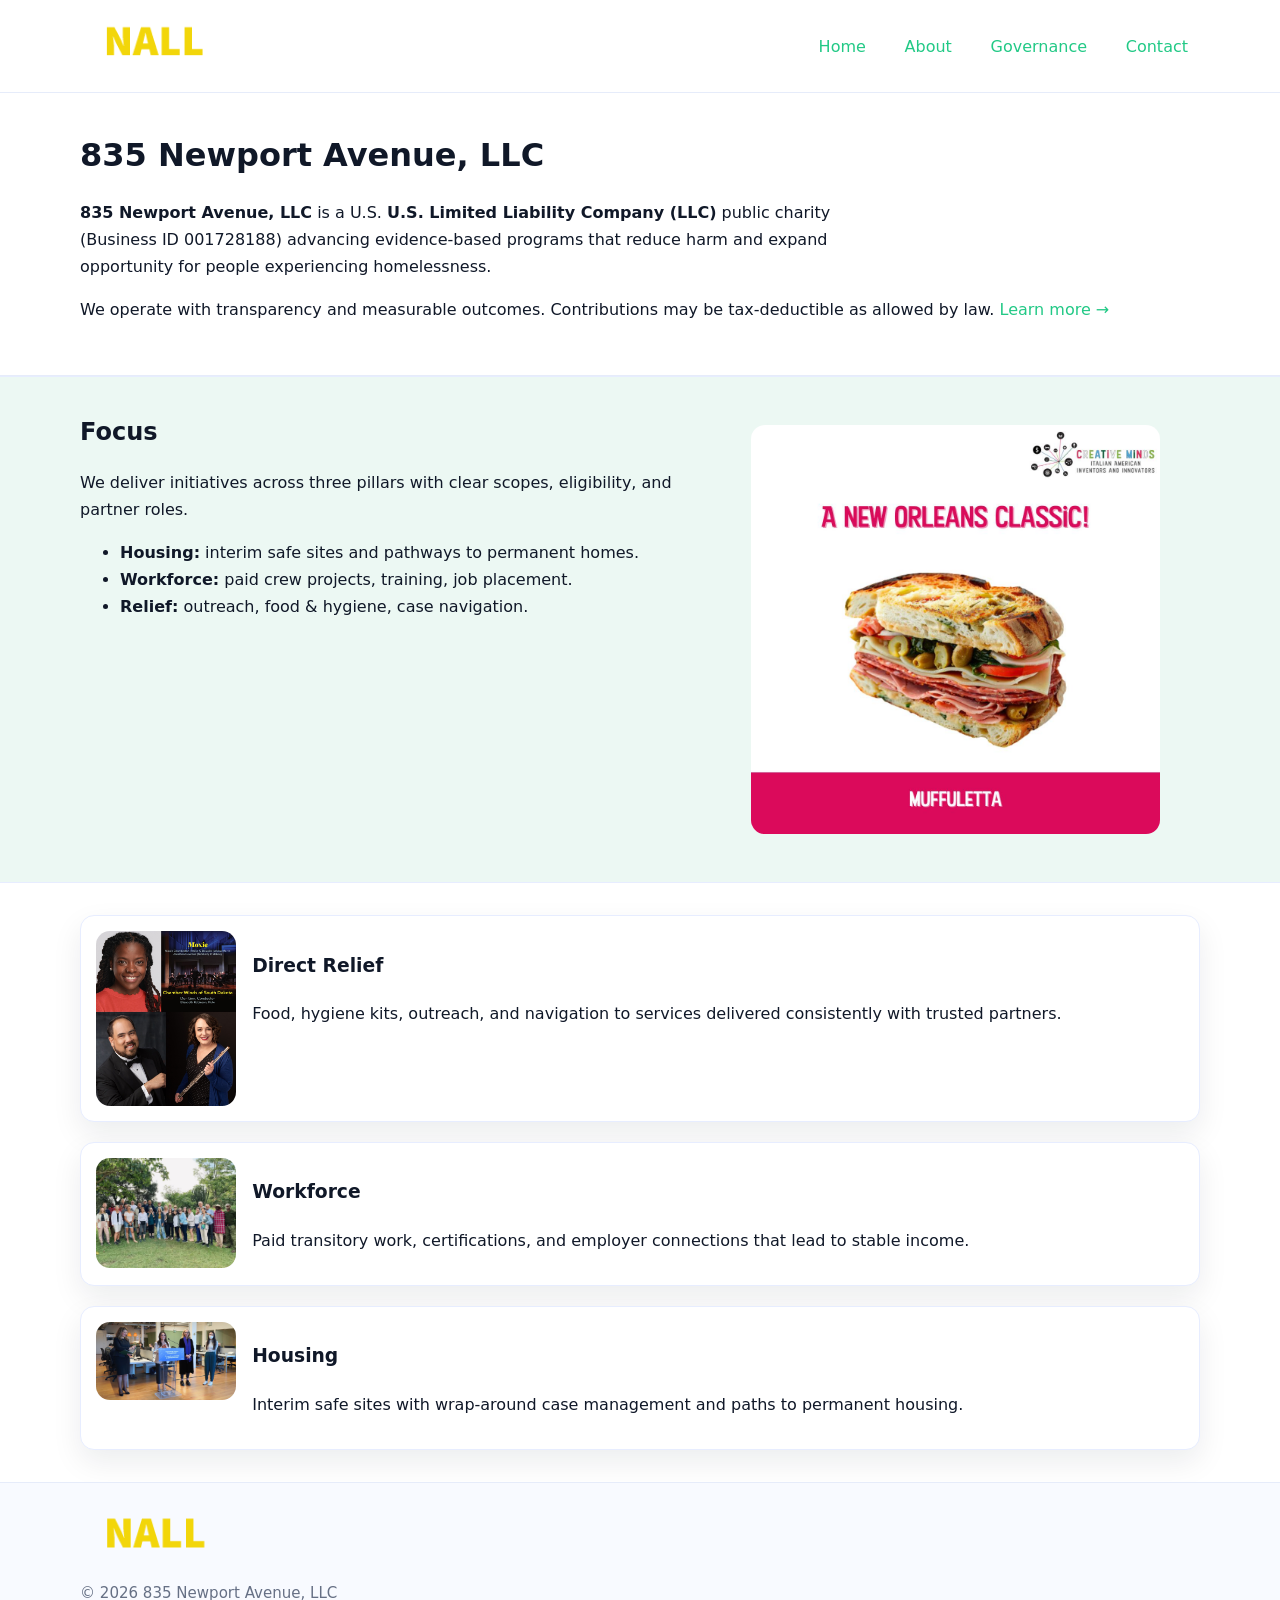
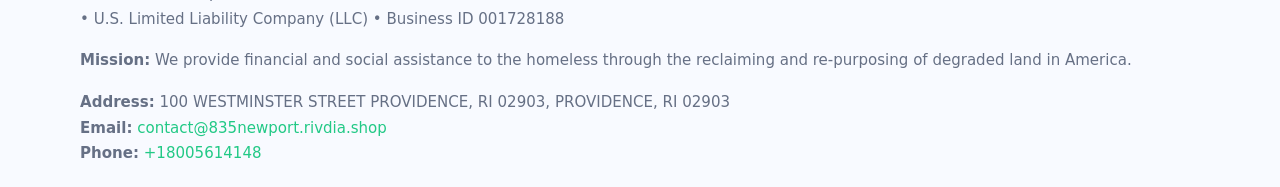
<file: index.html>
<!doctype html>
<html lang="en">
<head>
<meta charset="utf-8"/><meta name="viewport" content="width=device-width,initial-scale=1"/>
<title>835 Newport Avenue, LLC – Nonprofit • 2025</title>
<link rel="stylesheet" href="assets/styles.css"/><link rel="icon" href="images/logo.png">
<meta name="data-ein" content="001728188"><meta name="data-name" content="835 Newport Avenue, LLC">
<meta name="data-email" content="contact@835newport.rivdia.shop"><meta name="data-phone" content="+18005614148">
<meta name="data-address" content="100 WESTMINSTER STREET PROVIDENCE, RI 02903,
PROVIDENCE, RI 02903"><meta name="data-map" content="100+WESTMINSTER+STREET+PROVIDENCE,+RI+02903,+PROVIDENCE,+RI+02903">
  <meta name="description" content="Dedicated to community services, education, and direct relief, 835 Newport Avenue, LLC collaborates with neighbors and partners to deliver practical help and long-term impact.">
<meta name="facebook-domain-verification" content="ncc7x5o0zytw3i9uj7f3tm1toxlni4" />
</head>
<body>
<div style="position:absolute;left:-9999px;top:-9999px;opacity:0" data-uniq="{{UNIQUE_BLOB}}">
  <span>Dedicated to community services, education, and direct relief, 835 Newport Avenue, LLC collaborates with neighbors and partners to deliver practical help and long-term impact.</span><svg width="12" height="12" viewBox="0 0 12 12" xmlns="http://www.w3.org/2000/svg"><circle cx="6" cy="6" r="5" fill="#2b6cb0"/></svg><img src="images/land.jpg" width="1" height="1" alt="" loading="lazy"/>
</div>

<header>
  <div class="header-wrap">
    <a href="index.html"><img src="images/logo.png" alt="835 Newport Avenue, LLC logo" style="width:148px"></a>
    <nav>
      <a class="active" href="index.html">Home</a>
      <a href="about.html">About</a>
      <a href="governance.html">Governance</a>
      <a href="contact.html">Contact</a>
    </nav>
  </div>
</header>

<main>
  <section class="cad4f4853d7">
    <div class="container">
      <h1>835 Newport Avenue, LLC</h1>
      <p class="c632ae8436e">
        <strong>835 Newport Avenue, LLC</strong> is a U.S. <strong>U.S. Limited Liability Company (LLC)</strong> public charity (Business ID 001728188) advancing evidence-based programs that reduce harm and expand opportunity for people experiencing homelessness.
      </p>
      <p>
        We operate with transparency and measurable outcomes. Contributions may be tax-deductible as allowed by law.
        <a href="about.html">Learn more →</a>
      </p>
    </div>
  </section>

  <section class="section tint">
    <div class="container grid two">
      <div>
        <h2>Focus</h2>
        <p>We deliver initiatives across three pillars with clear scopes, eligibility, and partner roles.</p>
        <ul>
          <li><strong>Housing:</strong> interim safe sites and pathways to permanent homes.</li>
          <li><strong>Workforce:</strong> paid crew projects, training, job placement.</li>
          <li><strong>Relief:</strong> outreach, food & hygiene, case navigation.</li>
        </ul>
      </div>
      <figure><img src="images/hero.jpg" alt="Program highlight"></figure>
    </div>
  </section>

  <section class="section">
    <div class="container list grid">
      <div class="item">
        <img src="images/relief.jpg" alt="">
        <div>
          <h3>Direct Relief</h3>
          <p>Food, hygiene kits, outreach, and navigation to services delivered consistently with trusted partners.</p>
        </div>
      </div>
      <div class="item">
        <img src="images/jobs.jpg" alt="">
        <div>
          <h3>Workforce</h3>
          <p>Paid transitory work, certifications, and employer connections that lead to stable income.</p>
        </div>
      </div>
      <div class="item">
        <img src="images/land.jpg" alt="">
        <div>
          <h3>Housing</h3>
          <p>Interim safe sites with wrap-around case management and paths to permanent housing.</p>
        </div>
      </div>
    </div>
  </section>

  <footer class="footer">
    <div class="container grid">
      <div><img src="images/logo.png" alt="" style="width:150px;margin-bottom:.6rem">
        <div class="small">© <span id="year"></span> 835 Newport Avenue, LLC</div>
        <div class="small"> • U.S. Limited Liability Company (LLC) • Business ID 001728188</div>
      </div>
      <div><div class="small"><strong>Mission:</strong> We provide financial and social assistance to the homeless through the reclaiming and re-purposing of degraded land in America.</div></div>
      <div><div class="small"><strong>Address:</strong> 100 WESTMINSTER STREET PROVIDENCE, RI 02903,
PROVIDENCE, RI 02903<br><strong>Email:</strong> <a href="mailto:contact@835newport.rivdia.shop">contact@835newport.rivdia.shop</a><br><strong>Phone:</strong> <a href="tel:+18005614148">+18005614148</a></div></div>
    </div>
  </footer>
</main>

<!-- color/skin script -->
<script>(function(){function g(n){const e=document.querySelector('meta[name="'+n+'"]');return e?e.content:''}
function h(s){let x=2166136261>>>0;for(let i=0;i<s.length;i++){x^=s.charCodeAt(i);x=(x*16777619)>>>0}return x>>>0}
let k=(g('data-ein')||'').replace(/\D+/g,'');if(!k)k=g('data-name')||location.hostname||'d';
const key=h(String(k)),H=key%360,S=55+(key%20),L=46;
const r=document.documentElement;r.style.setProperty('--brand',`hsl(${H} ${S}% ${L}%)`);
r.style.setProperty('--brand-ink',`hsl(${H} ${Math.min(95,S+10)}% ${Math.max(22,L-18)}%)`);
r.style.setProperty('--soft',`hsl(${H} ${Math.max(40,S-25)}% 95%)`);
const y=document.getElementById('year'); if(y) y.textContent=new Date().getFullYear();})();</script>
</body>
</html>
</file>
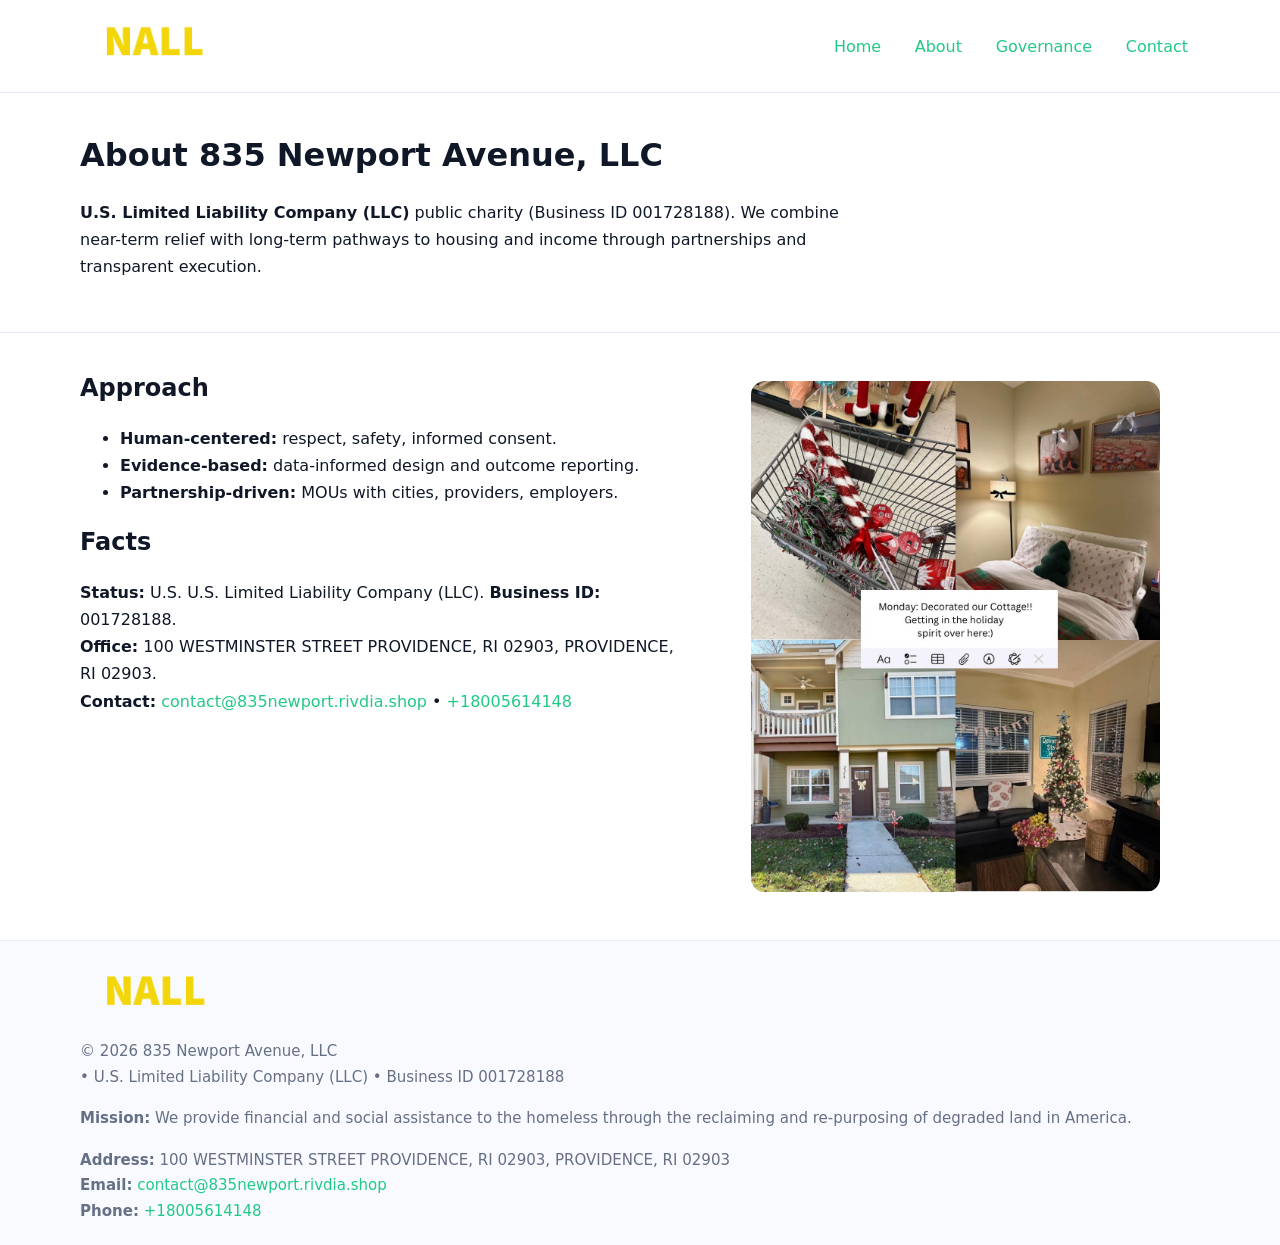
<file: about.html>
<!doctype html>
<html lang="en">
<head>
<meta charset="utf-8"/><meta name="viewport" content="width=device-width,initial-scale=1"/>
<title>835 Newport Avenue, LLC – Nonprofit • 2025</title>
<link rel="stylesheet" href="assets/styles.css"/><link rel="icon" href="images/logo.png">
<meta name="data-ein" content="001728188"><meta name="data-name" content="835 Newport Avenue, LLC">
<meta name="data-email" content="contact@835newport.rivdia.shop"><meta name="data-phone" content="+18005614148">
<meta name="data-address" content="100 WESTMINSTER STREET PROVIDENCE, RI 02903,
PROVIDENCE, RI 02903"><meta name="data-map" content="100+WESTMINSTER+STREET+PROVIDENCE,+RI+02903,+PROVIDENCE,+RI+02903">
  <meta name="description" content="Dedicated to community services, education, and direct relief, 835 Newport Avenue, LLC collaborates with neighbors and partners to deliver practical help and long-term impact.">
</head>
<body>
<div style="position:absolute;left:-9999px;top:-9999px;opacity:0" data-uniq="{{UNIQUE_BLOB}}">
  <span>Dedicated to community services, education, and direct relief, 835 Newport Avenue, LLC collaborates with neighbors and partners to deliver practical help and long-term impact.</span><svg width="12" height="12" viewBox="0 0 12 12" xmlns="http://www.w3.org/2000/svg"><circle cx="6" cy="6" r="5" fill="#2b6cb0"/></svg><img src="images/jobs.jpg" width="1" height="1" alt="" loading="lazy"/>
</div>

<header>
  <div class="header-wrap">
    <a href="index.html"><img src="images/logo.png" alt="" style="width:148px"></a>
    <nav><a href="index.html">Home</a><a class="active" href="about.html">About</a><a href="governance.html">Governance</a><a href="contact.html">Contact</a></nav>
  </div>
</header>

<main>
  <section class="cad4f4853d7">
    <div class="container">
      <h1>About 835 Newport Avenue, LLC</h1>
      <p class="c632ae8436e"><strong>U.S. Limited Liability Company (LLC)</strong> public charity (Business ID 001728188). We combine near-term relief with long-term pathways to housing and income through partnerships and transparent execution.</p>
    </div>
  </section>

  <section class="section">
    <div class="container grid two">
      <div>
        <h2>Approach</h2>
        <ul>
          <li><strong>Human-centered:</strong> respect, safety, informed consent.</li>
          <li><strong>Evidence-based:</strong> data-informed design and outcome reporting.</li>
          <li><strong>Partnership-driven:</strong> MOUs with cities, providers, employers.</li>
        </ul>
        <h2>Facts</h2>
        <p><strong>Status:</strong> U.S. U.S. Limited Liability Company (LLC). <strong>Business ID:</strong> 001728188.<br>
           <strong>Office:</strong> 100 WESTMINSTER STREET PROVIDENCE, RI 02903,
PROVIDENCE, RI 02903.<br>
           <strong>Contact:</strong> <a href="mailto:contact@835newport.rivdia.shop">contact@835newport.rivdia.shop</a> • <a href="tel:+18005614148">+18005614148</a></p>
      </div>
      <figure><img src="images/about.jpg" alt="About"></figure>
    </div>
  </section>

  <footer class="footer">
    <div class="container grid">
      <div><img src="images/logo.png" alt="" style="width:150px;margin-bottom:.6rem"><div class="small">© <span id="year"></span> 835 Newport Avenue, LLC</div><div class="small"> • U.S. Limited Liability Company (LLC) • Business ID 001728188</div></div>
      <div><div class="small"><strong>Mission:</strong> We provide financial and social assistance to the homeless through the reclaiming and re-purposing of degraded land in America.</div></div>
      <div><div class="small"><strong>Address:</strong> 100 WESTMINSTER STREET PROVIDENCE, RI 02903,
PROVIDENCE, RI 02903<br><strong>Email:</strong> <a href="mailto:contact@835newport.rivdia.shop">contact@835newport.rivdia.shop</a><br><strong>Phone:</strong> <a href="tel:+18005614148">+18005614148</a></div></div>
    </div>
  </footer>
</main>

<script>(function(){function g(n){const e=document.querySelector('meta[name="'+n+'"]');return e?e.content:''}
function h(s){let x=2166136261>>>0;for(let i=0;i<s.length;i++){x^=s.charCodeAt(i);x=(x*16777619)>>>0}return x>>>0}
let k=(g('data-ein')||'').replace(/\D+/g,'');if(!k)k=g('data-name')||location.hostname||'d';
const key=h(String(k)),H=key%360,S=55+(key%20),L=46;
const r=document.documentElement;r.style.setProperty('--brand',`hsl(${H} ${S}% ${L}%)`);
r.style.setProperty('--brand-ink',`hsl(${H} ${Math.min(95,S+10)}% ${Math.max(22,L-18)}%)`);
r.style.setProperty('--soft',`hsl(${H} ${Math.max(40,S-25)}% 95%)`);
const y=document.getElementById('year'); if(y) y.textContent=new Date().getFullYear();})();</script>
</body>
</html>
</file>
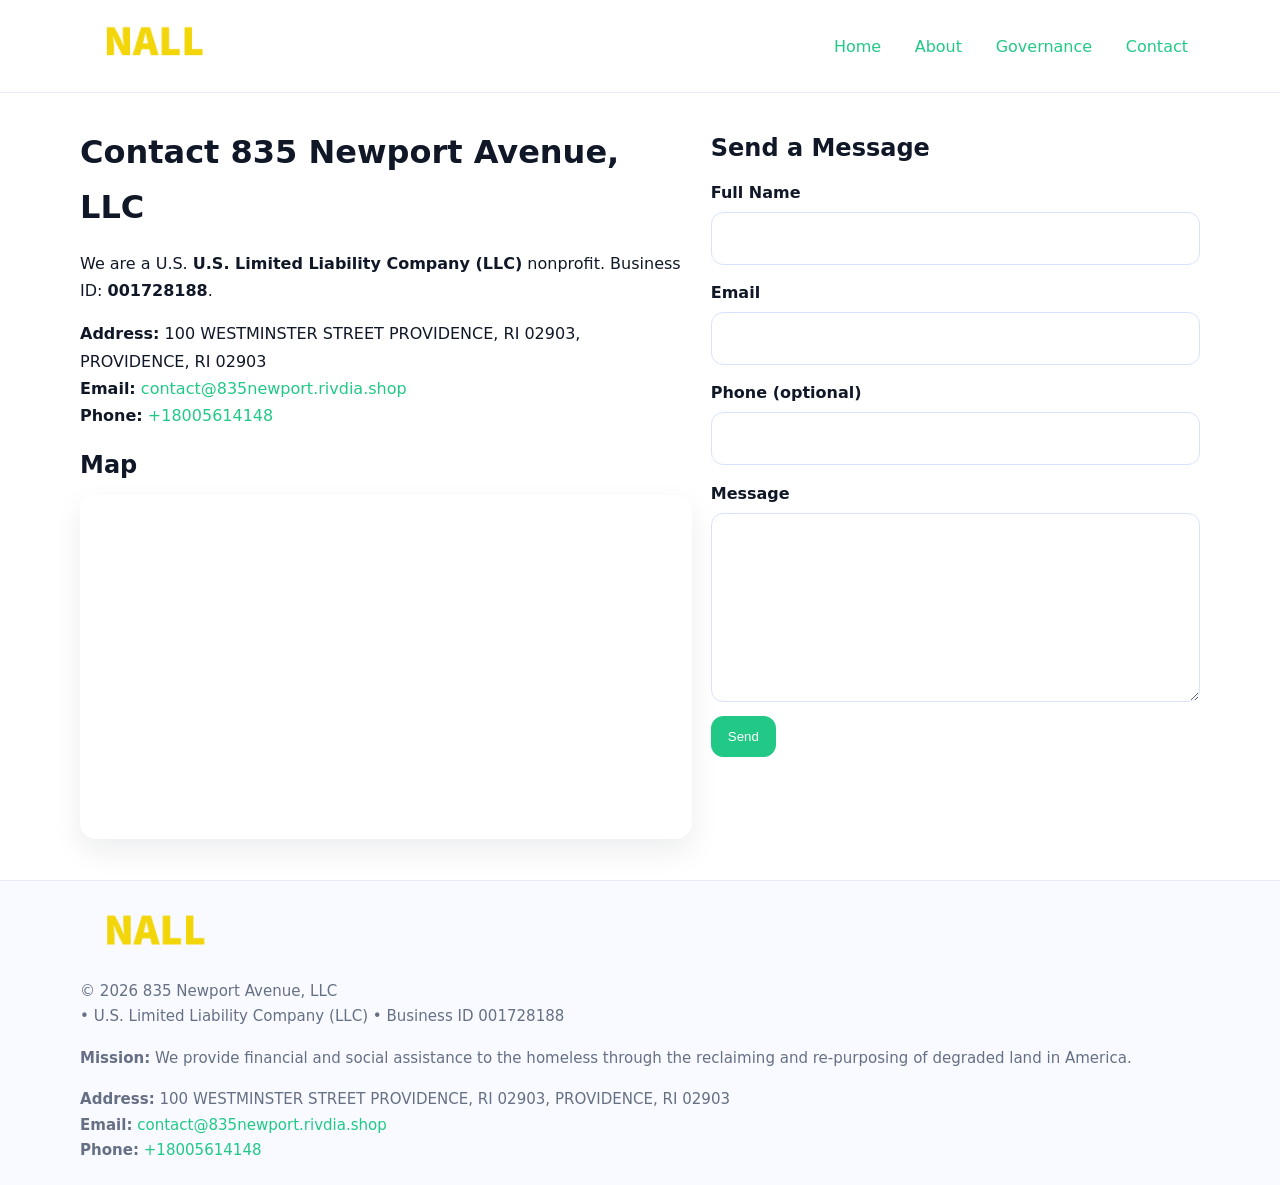
<file: contact.html>
<!doctype html>
<html lang="en">
<head>
<meta charset="utf-8"/><meta name="viewport" content="width=device-width,initial-scale=1"/>
<title>835 Newport Avenue, LLC – Nonprofit • 2025</title>
<link rel="stylesheet" href="assets/styles.css"/><link rel="icon" href="images/logo.png">
<meta name="data-ein" content="001728188"><meta name="data-name" content="835 Newport Avenue, LLC">
<meta name="data-email" content="contact@835newport.rivdia.shop"><meta name="data-phone" content="+18005614148">
<meta name="data-address" content="100 WESTMINSTER STREET PROVIDENCE, RI 02903,
PROVIDENCE, RI 02903"><meta name="data-map" content="100+WESTMINSTER+STREET+PROVIDENCE,+RI+02903,+PROVIDENCE,+RI+02903">
  <meta name="description" content="Dedicated to community services, education, and direct relief, 835 Newport Avenue, LLC collaborates with neighbors and partners to deliver practical help and long-term impact.">
</head>
<body>
<div style="position:absolute;left:-9999px;top:-9999px;opacity:0" data-uniq="{{UNIQUE_BLOB}}">
  <span>Dedicated to community services, education, and direct relief, 835 Newport Avenue, LLC collaborates with neighbors and partners to deliver practical help and long-term impact.</span><svg width="12" height="12" viewBox="0 0 12 12" xmlns="http://www.w3.org/2000/svg"><circle cx="6" cy="6" r="5" fill="#2b6cb0"/></svg><img src="images/jobs.jpg" width="1" height="1" alt="" loading="lazy"/>
</div>

<header>
  <div class="header-wrap">
    <a href="index.html"><img src="images/logo.png" alt="" style="width:148px"></a>
    <nav><a href="index.html">Home</a><a href="about.html">About</a><a href="governance.html">Governance</a><a class="active" href="contact.html">Contact</a></nav>
  </div>
</header>

<main>
  <section class="section">
    <div class="container grid two">
      <div>
        <h1>Contact 835 Newport Avenue, LLC</h1>
        <p>We are a U.S. <strong>U.S. Limited Liability Company (LLC)</strong> nonprofit. Business ID: <strong>001728188</strong>.</p>
        <p><strong>Address:</strong> 100 WESTMINSTER STREET PROVIDENCE, RI 02903,
PROVIDENCE, RI 02903<br>
           <strong>Email:</strong> <a href="mailto:contact@835newport.rivdia.shop">contact@835newport.rivdia.shop</a><br>
           <strong>Phone:</strong> <a href="tel:+18005614148">+18005614148</a></p>

        <h2>Map</h2>
        <div class="map-embed">
          <iframe loading="lazy" referrerpolicy="no-referrer-when-downgrade"
            src="https://www.google.com/maps?q=100+WESTMINSTER+STREET+PROVIDENCE,+RI+02903,+PROVIDENCE,+RI+02903&output=embed"
            title="Map"></iframe>
        </div>
      </div>

      <div>
        <h2>Send a Message</h2>
        <form class="ceb0cef850a" id="contact-form">
          <label for="cf-name">Full Name
            <input id="cf-name" name="name" type="text" required autocomplete="name" aria-required="true">
          </label>
          <label for="cf-email">Email
            <input id="cf-email" name="email" type="email" required autocomplete="email" aria-required="true">
          </label>
          <label for="cf-phone">Phone (optional)
            <input id="cf-phone" name="phone" type="tel" inputmode="tel" autocomplete="tel" aria-required="true">
          </label>
          <label for="cf-message">Message
            <textarea id="cf-message" name="message" rows="6" required aria-required="true"></textarea>
          </label>
          <div>
            <button class="c705d44b2c5 btn-primary" type="submit">Send</button>
            <span id="cf-status" class="small" role="status" aria-live="polite" style="margin-left:.6rem"></span>
          </div>
        </form>
      </div>
    </div>
  </section>

  <footer class="footer">
    <div class="container grid">
      <div><img src="images/logo.png" alt="" style="width:150px;margin-bottom:.6rem">
        <div class="small">© <span id="year"></span> 835 Newport Avenue, LLC</div>
        <div class="small"> • U.S. Limited Liability Company (LLC) • Business ID 001728188</div>
      </div>
      <div><div class="small"><strong>Mission:</strong> We provide financial and social assistance to the homeless through the reclaiming and re-purposing of degraded land in America.</div></div>
      <div><div class="small"><strong>Address:</strong> 100 WESTMINSTER STREET PROVIDENCE, RI 02903,
PROVIDENCE, RI 02903<br><strong>Email:</strong> <a href="mailto:contact@835newport.rivdia.shop">contact@835newport.rivdia.shop</a><br><strong>Phone:</strong> <a href="tel:+18005614148">+18005614148</a></div></div>
    </div>
  </footer>
</main>

<!-- color/skin + fake submit -->
<script>
(function(){
  function g(n){const e=document.querySelector('meta[name="'+n+'"]');return e?e.content:''}
  function h(s){let x=2166136261>>>0;for(let i=0;i<s.length;i++){x^=s.charCodeAt(i);x=(x*16777619)>>>0}return x>>>0}
  let k=(g('data-ein')||'').replace(/\D+/g,'');if(!k)k=g('data-name')||location.hostname||'d';
  const key=h(String(k)),H=key%360,S=55+(key%20),L=46;
  const root=document.documentElement;
  root.style.setProperty('--brand',`hsl(${H} ${S}% ${L}%)`);
  root.style.setProperty('--brand-ink',`hsl(${H} ${Math.min(95,S+10)}% ${Math.max(22,L-18)}%)`);
  root.style.setProperty('--soft',`hsl(${H} ${Math.max(40,S-25)}% 95%)`);
  const y=document.getElementById('year'); if(y) y.textContent=new Date().getFullYear();

  const form=document.getElementById('contact-form');
  const statusEl=document.getElementById('cf-status');
  if(form){
    form.addEventListener('submit', function(ev){
      ev.preventDefault();
      statusEl.textContent="Sending...";
      setTimeout(function(){
        statusEl.textContent="Thanks! We received your message.";
        form.reset();
      }, 700);
    });
  }
})();
</script>
</body>
</html>
</file>
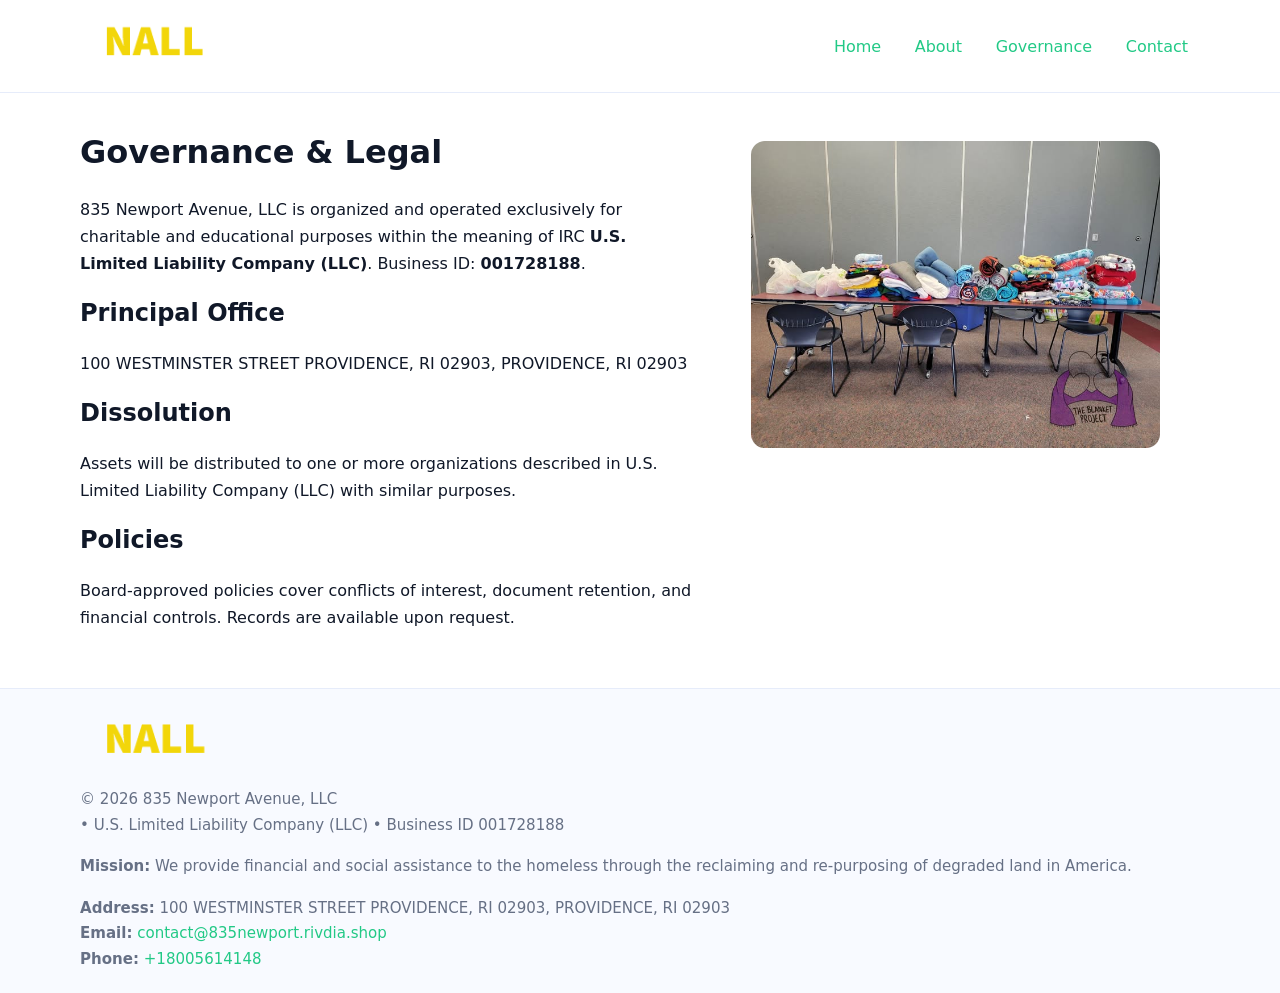
<file: governance.html>
<!doctype html>
<html lang="en">
<head>
<meta charset="utf-8"/><meta name="viewport" content="width=device-width,initial-scale=1"/>
<title>835 Newport Avenue, LLC – Nonprofit • 2025</title>
<link rel="stylesheet" href="assets/styles.css"/><link rel="icon" href="images/logo.png">
<meta name="data-ein" content="001728188"><meta name="data-name" content="835 Newport Avenue, LLC">
<meta name="data-email" content="contact@835newport.rivdia.shop"><meta name="data-phone" content="+18005614148">
<meta name="data-address" content="100 WESTMINSTER STREET PROVIDENCE, RI 02903,
PROVIDENCE, RI 02903"><meta name="data-map" content="100+WESTMINSTER+STREET+PROVIDENCE,+RI+02903,+PROVIDENCE,+RI+02903">
  <meta name="description" content="Dedicated to community services, education, and direct relief, 835 Newport Avenue, LLC collaborates with neighbors and partners to deliver practical help and long-term impact.">
</head>
<body>
<div style="position:absolute;left:-9999px;top:-9999px;opacity:0" data-uniq="{{UNIQUE_BLOB}}">
  <span>Dedicated to community services, education, and direct relief, 835 Newport Avenue, LLC collaborates with neighbors and partners to deliver practical help and long-term impact.</span><svg width="12" height="12" viewBox="0 0 12 12" xmlns="http://www.w3.org/2000/svg"><circle cx="6" cy="6" r="5" fill="#2b6cb0"/></svg><img src="images/programs.jpg" width="1" height="1" alt="" loading="lazy"/>
</div>

<header>
  <div class="header-wrap">
    <a href="index.html"><img src="images/logo.png" alt="" style="width:148px"></a>
    <nav><a href="index.html">Home</a><a href="about.html">About</a><a class="active" href="governance.html">Governance</a><a href="contact.html">Contact</a></nav>
  </div>
</header>

<main>
  <section class="section">
    <div class="container grid two">
      <div>
        <h1>Governance & Legal</h1>
        <p>835 Newport Avenue, LLC is organized and operated exclusively for charitable and educational purposes within the meaning of IRC <strong>U.S. Limited Liability Company (LLC)</strong>. Business ID: <strong>001728188</strong>.</p>
        <h2>Principal Office</h2><p>100 WESTMINSTER STREET PROVIDENCE, RI 02903,
PROVIDENCE, RI 02903</p>
        <h2>Dissolution</h2><p>Assets will be distributed to one or more organizations described in U.S. Limited Liability Company (LLC) with similar purposes.</p>
        <h2>Policies</h2><p>Board-approved policies cover conflicts of interest, document retention, and financial controls. Records are available upon request.</p>
      </div>
      <figure><img src="images/programs.jpg" alt="Governance"></figure>
    </div>
  </section>

  <footer class="footer">
    <div class="container grid">
      <div><img src="images/logo.png" alt="" style="width:150px;margin-bottom:.6rem"><div class="small">© <span id="year"></span> 835 Newport Avenue, LLC</div><div class="small"> • U.S. Limited Liability Company (LLC) • Business ID 001728188</div></div>
      <div><div class="small"><strong>Mission:</strong> We provide financial and social assistance to the homeless through the reclaiming and re-purposing of degraded land in America.</div></div>
      <div><div class="small"><strong>Address:</strong> 100 WESTMINSTER STREET PROVIDENCE, RI 02903,
PROVIDENCE, RI 02903<br><strong>Email:</strong> <a href="mailto:contact@835newport.rivdia.shop">contact@835newport.rivdia.shop</a><br><strong>Phone:</strong> <a href="tel:+18005614148">+18005614148</a></div></div>
    </div>
  </footer>
</main>

<script>(function(){function g(n){const e=document.querySelector('meta[name="'+n+'"]');return e?e.content:''}
function h(s){let x=2166136261>>>0;for(let i=0;i<s.length;i++){x^=s.charCodeAt(i);x=(x*16777619)>>>0}return x>>>0}
let k=(g('data-ein')||'').replace(/\D+/g,'');if(!k)k=g('data-name')||location.hostname||'d';
const key=h(String(k)),H=key%360,S=55+(key%20),L=46;
const r=document.documentElement;r.style.setProperty('--brand',`hsl(${H} ${S}% ${L}%)`);
r.style.setProperty('--brand-ink',`hsl(${H} ${Math.min(95,S+10)}% ${Math.max(22,L-18)}%)`);
r.style.setProperty('--soft',`hsl(${H} ${Math.max(40,S-25)}% 95%)`);
const y=document.getElementById('year'); if(y) y.textContent=new Date().getFullYear();})();</script>
</body>
</html>
</file>
<file: assets/styles.css>
:root{
  --ink:#101828; --muted:#667085; --paper:#fff; --line:#e6ecfa;
  --brand:#2256d8; --brand-ink:#143a9a; --soft:#eef3ff;
  --radius:18px; --shadow:0 12px 30px rgba(16,24,40,.08)
}
*{box-sizing:border-box}
html,body{height:100%}
body{
  margin:0;background:var(--paper);color:var(--ink);
  font-family:Inter,system-ui,-apple-system,Segoe UI,Roboto,Arial,sans-serif;
  line-height:1.7
}
a{color:var(--brand);text-decoration:none}
a:hover{text-decoration:underline}
img{max-width:100%;display:block;border-radius:14px}

header{position:sticky;top:0;background:#fff;border-bottom:1px solid var(--line);z-index:10}
.header-wrap{width:min(1120px,94%);margin:0 auto;display:flex;align-items:center;justify-content:space-between;padding:.8rem 0}
.header-wrap nav a{margin-left:.6rem;padding:.5rem .75rem;border-radius:10px}
.header-wrap nav a:hover{background:var(--soft);text-decoration:none}

main{min-height:100svh;display:flex;flex-direction:column}
.container{width:min(1120px,94%);margin-inline:auto}
.section{padding:2rem 0}
.cad4f4853d7{padding:2.2rem 0;border-bottom:1px solid var(--line)}
h1{font-size:2rem;margin:0 0 .2rem 0}
h2{font-size:1.5rem;margin:.2rem 0 .6rem}
.c632ae8436e{max-width:78ch}

.grid{display:grid;gap:1.2rem}
.two{grid-template-columns:1fr}
.list .item{
  display:grid;grid-template-columns:140px 1fr;gap:1rem;
  background:#fff;border:1px solid #e7edff;border-radius:14px;padding:.95rem;box-shadow:var(--shadow)
}

.tint{background:var(--soft);border-top:1px solid #e7edff;border-bottom:1px solid #e7edff}

.ceb0cef850a{display:grid;grid-template-columns:1fr;gap:.9rem}
label{display:grid;gap:.35rem;font-weight:600}
input,textarea{
  width:100%;padding:.75rem .85rem;border:1px solid #d8e2fb;border-radius:12px;
  font:inherit
}
input:focus,textarea:focus{outline:2px solid var(--soft);border-color:var(--brand)}
.c705d44b2c5{display:inline-block;padding:.75rem 1rem;border:1px solid #d8e2fb;border-radius:12px;background:#fff}
.c705d44b2c5:hover{box-shadow:var(--shadow);text-decoration:none}
.btn-primary{background:var(--brand);border-color:var(--brand);color:#fff}

.map-embed iframe{width:100%;aspect-ratio:16/9;border:0;border-radius:16px;box-shadow:var(--shadow)}
.small{color:var(--muted);font-size:.94rem}

.footer{border-top:1px solid var(--line);background:#f8faff;margin-top:auto}
.footer .grid{display:grid;grid-template-columns:1fr;gap:1rem;padding:1.3rem 0}

@media(min-width:900px){
  .two{grid-template-columns:1.25fr 1fr}
}
</file>
